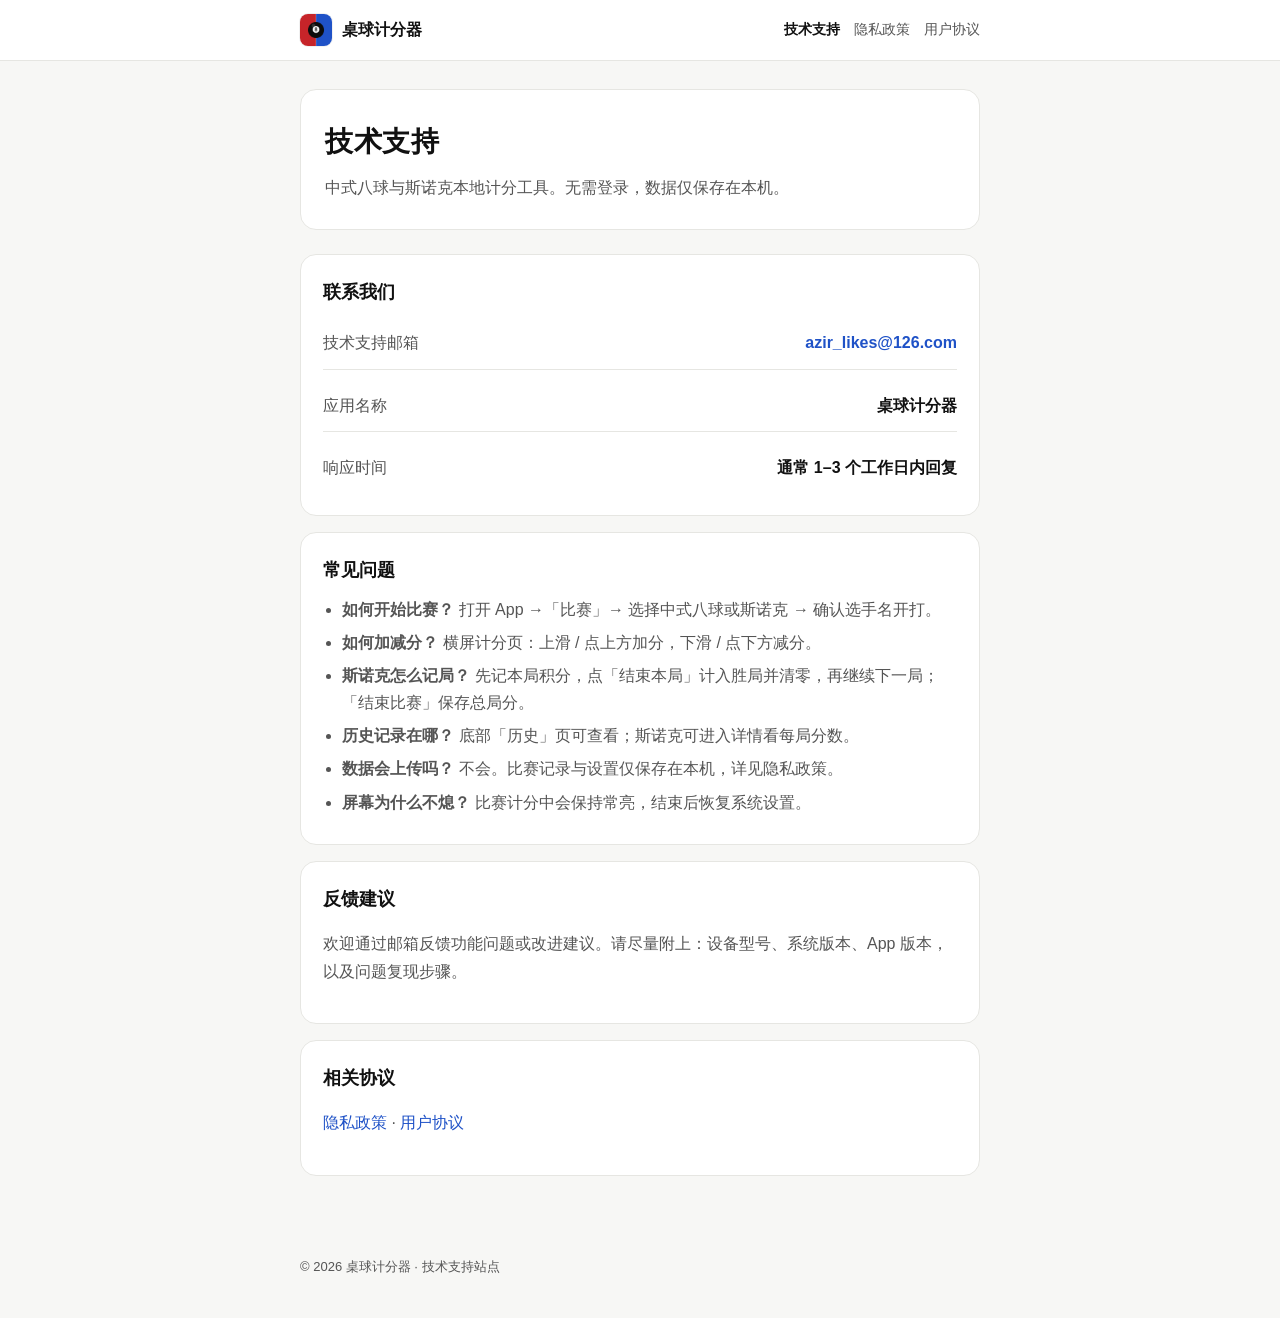
<file: index.html>
<!DOCTYPE html>
<html lang="zh-CN">
<head>
  <meta charset="UTF-8" />
  <meta name="viewport" content="width=device-width, initial-scale=1" />
  <title>桌球计分器 · 技术支持</title>
  <meta name="description" content="桌球计分器技术支持、常见问题与联系方式。" />
  <link rel="icon" type="image/png" sizes="32x32" href="favicon-32.png" />
  <link rel="icon" type="image/png" sizes="16x16" href="favicon-16.png" />
  <link rel="apple-touch-icon" href="apple-touch-icon.png" />
  <link rel="shortcut icon" href="favicon.png" />
  <link rel="stylesheet" href="styles.css" />
</head>
<body>
  <header class="topbar">
    <div class="topbar-inner">
      <a class="brand" href="index.html">
        <img class="brand-logo" src="logo.png" width="32" height="32" alt="桌球计分器" />
        桌球计分器
      </a>
      <nav class="nav">
        <a class="active" href="index.html">技术支持</a>
        <a href="privacy.html">隐私政策</a>
        <a href="terms.html">用户协议</a>
      </nav>
    </div>
  </header>

  <main>
    <section class="hero">
      <h1>技术支持</h1>
      <p>中式八球与斯诺克本地计分工具。无需登录，数据仅保存在本机。</p>
    </section>

    <section class="card">
      <h2>联系我们</h2>
      <div class="contact-box">
        <div class="contact-row">
          <span>技术支持邮箱</span>
          <strong><a href="mailto:azir_likes@126.com">azir_likes@126.com</a></strong>
        </div>
        <div class="contact-row">
          <span>应用名称</span>
          <strong>桌球计分器</strong>
        </div>
        <div class="contact-row">
          <span>响应时间</span>
          <strong>通常 1–3 个工作日内回复</strong>
        </div>
      </div>
    </section>

    <section class="card">
      <h2>常见问题</h2>
      <ul>
        <li><strong>如何开始比赛？</strong> 打开 App →「比赛」→ 选择中式八球或斯诺克 → 确认选手名开打。</li>
        <li><strong>如何加减分？</strong> 横屏计分页：上滑 / 点上方加分，下滑 / 点下方减分。</li>
        <li><strong>斯诺克怎么记局？</strong> 先记本局积分，点「结束本局」计入胜局并清零，再继续下一局；「结束比赛」保存总局分。</li>
        <li><strong>历史记录在哪？</strong> 底部「历史」页可查看；斯诺克可进入详情看每局分数。</li>
        <li><strong>数据会上传吗？</strong> 不会。比赛记录与设置仅保存在本机，详见隐私政策。</li>
        <li><strong>屏幕为什么不熄？</strong> 比赛计分中会保持常亮，结束后恢复系统设置。</li>
      </ul>
    </section>

    <section class="card">
      <h2>反馈建议</h2>
      <p>欢迎通过邮箱反馈功能问题或改进建议。请尽量附上：设备型号、系统版本、App 版本，以及问题复现步骤。</p>
    </section>

    <section class="card">
      <h2>相关协议</h2>
      <p>
        <a href="privacy.html">隐私政策</a>
        ·
        <a href="terms.html">用户协议</a>
      </p>
    </section>
  </main>

  <footer class="footer">
    © 2026 桌球计分器 · 技术支持站点
  </footer>
</body>
</html>
</file>
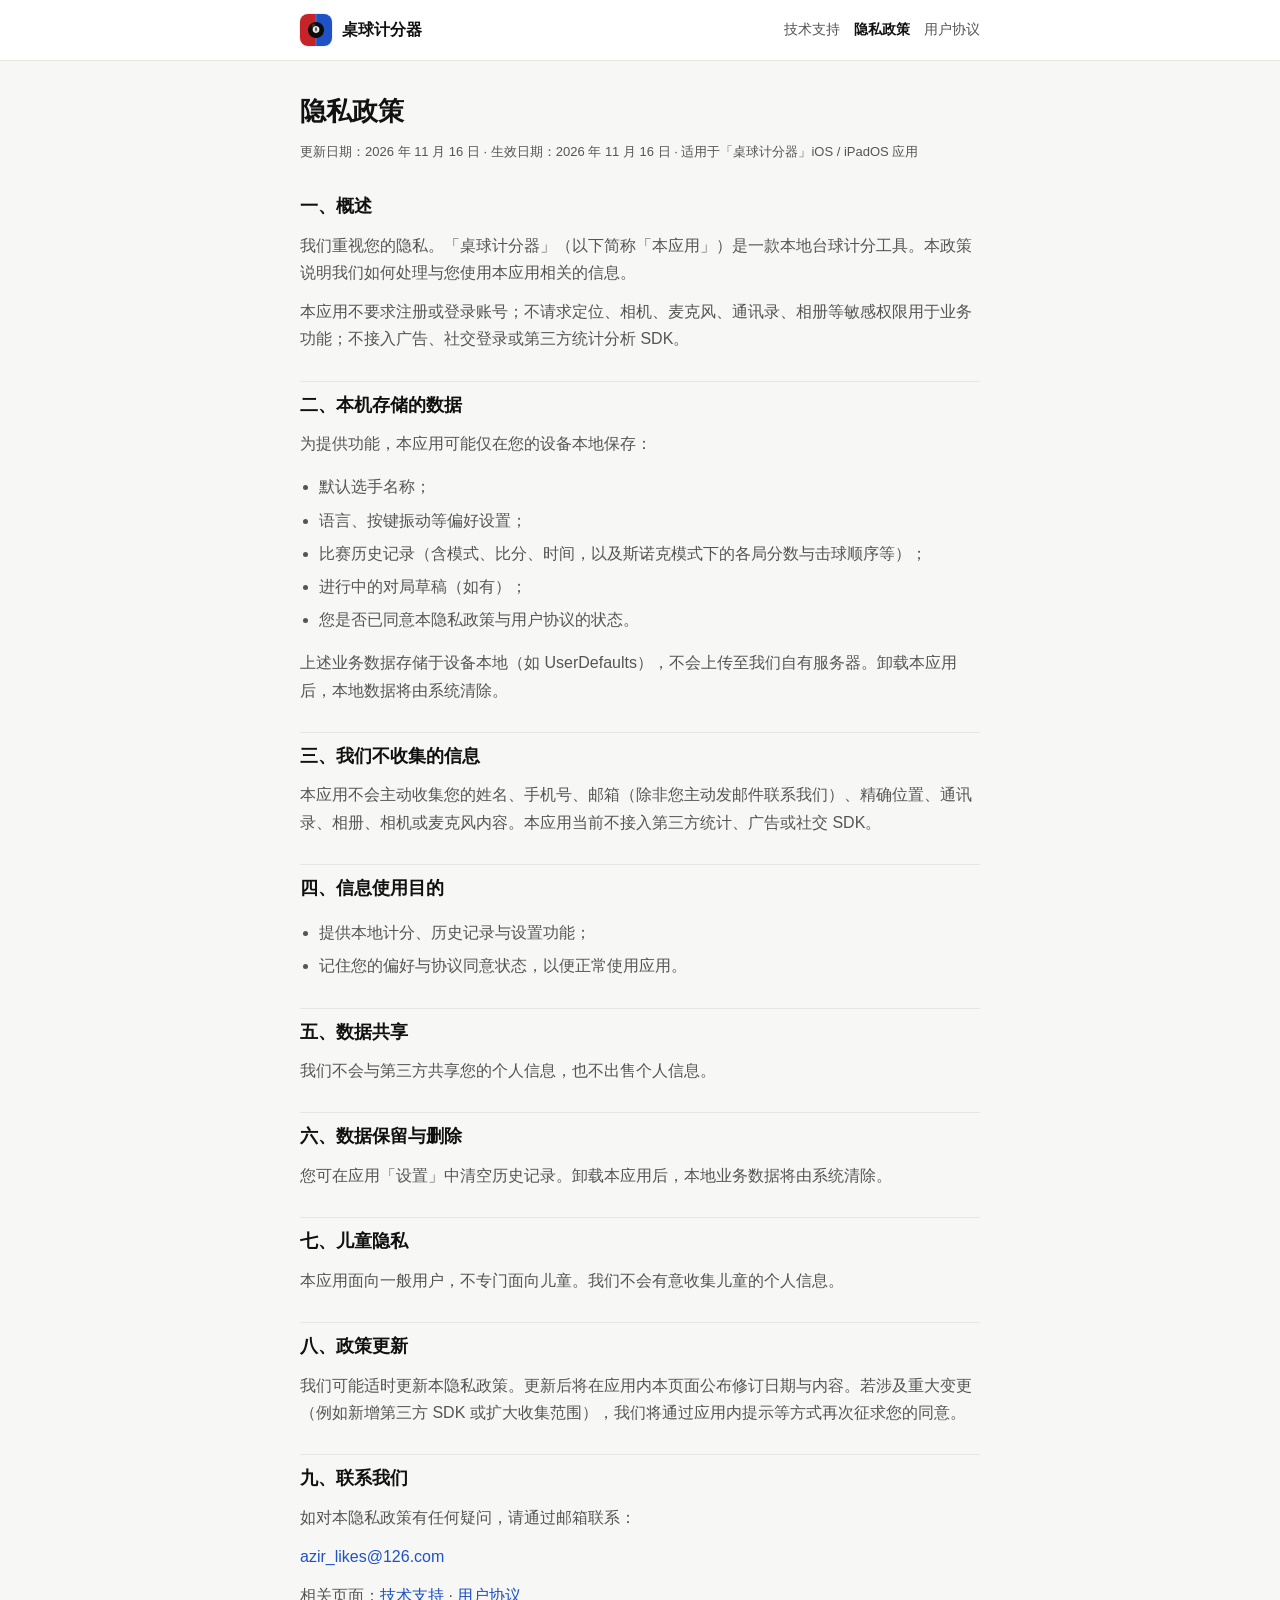
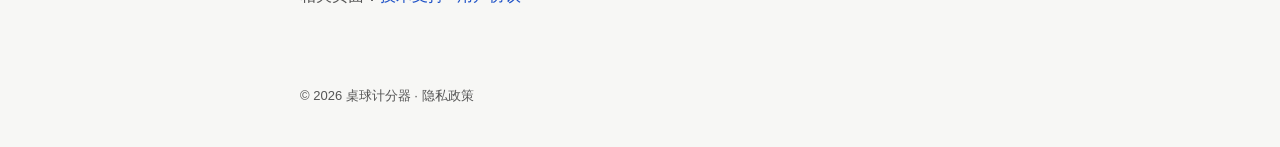
<file: privacy.html>
<!DOCTYPE html>
<html lang="zh-CN">
<head>
  <meta charset="UTF-8" />
  <meta name="viewport" content="width=device-width, initial-scale=1" />
  <title>隐私政策 · 桌球计分器</title>
  <meta name="description" content="桌球计分器隐私政策：数据仅保存在本机，不接入第三方统计 SDK。" />
  <link rel="stylesheet" href="styles.css" />
</head>
<body>
  <header class="topbar">
    <div class="topbar-inner">
      <a class="brand" href="index.html">
        <img class="brand-logo" src="logo.png" width="32" height="32" alt="桌球计分器" />
        桌球计分器
      </a>
      <nav class="nav">
        <a href="index.html">技术支持</a>
        <a class="active" href="privacy.html">隐私政策</a>
        <a href="terms.html">用户协议</a>
      </nav>
    </div>
  </header>

  <main class="doc">
    <h1>隐私政策</h1>
    <p class="meta">更新日期：2026 年 11 月 16 日 · 生效日期：2026 年 11 月 16 日 · 适用于「桌球计分器」iOS / iPadOS 应用</p>

    <h2>一、概述</h2>
    <p>我们重视您的隐私。「桌球计分器」（以下简称「本应用」）是一款本地台球计分工具。本政策说明我们如何处理与您使用本应用相关的信息。</p>
    <p>本应用不要求注册或登录账号；不请求定位、相机、麦克风、通讯录、相册等敏感权限用于业务功能；不接入广告、社交登录或第三方统计分析 SDK。</p>

    <h2>二、本机存储的数据</h2>
    <p>为提供功能，本应用可能仅在您的设备本地保存：</p>
    <ul>
      <li>默认选手名称；</li>
      <li>语言、按键振动等偏好设置；</li>
      <li>比赛历史记录（含模式、比分、时间，以及斯诺克模式下的各局分数与击球顺序等）；</li>
      <li>进行中的对局草稿（如有）；</li>
      <li>您是否已同意本隐私政策与用户协议的状态。</li>
    </ul>
    <p>上述业务数据存储于设备本地（如 UserDefaults），不会上传至我们自有服务器。卸载本应用后，本地数据将由系统清除。</p>

    <h2>三、我们不收集的信息</h2>
    <p>本应用不会主动收集您的姓名、手机号、邮箱（除非您主动发邮件联系我们）、精确位置、通讯录、相册、相机或麦克风内容。本应用当前不接入第三方统计、广告或社交 SDK。</p>

    <h2>四、信息使用目的</h2>
    <ul>
      <li>提供本地计分、历史记录与设置功能；</li>
      <li>记住您的偏好与协议同意状态，以便正常使用应用。</li>
    </ul>

    <h2>五、数据共享</h2>
    <p>我们不会与第三方共享您的个人信息，也不出售个人信息。</p>

    <h2>六、数据保留与删除</h2>
    <p>您可在应用「设置」中清空历史记录。卸载本应用后，本地业务数据将由系统清除。</p>

    <h2>七、儿童隐私</h2>
    <p>本应用面向一般用户，不专门面向儿童。我们不会有意收集儿童的个人信息。</p>

    <h2>八、政策更新</h2>
    <p>我们可能适时更新本隐私政策。更新后将在应用内本页面公布修订日期与内容。若涉及重大变更（例如新增第三方 SDK 或扩大收集范围），我们将通过应用内提示等方式再次征求您的同意。</p>

    <h2>九、联系我们</h2>
    <p>如对本隐私政策有任何疑问，请通过邮箱联系：</p>
    <p><a href="mailto:azir_likes@126.com">azir_likes@126.com</a></p>
    <p>相关页面：<a href="index.html">技术支持</a> · <a href="terms.html">用户协议</a></p>
  </main>

  <footer class="footer">
    © 2026 桌球计分器 · 隐私政策
  </footer>
</body>
</html>
</file>
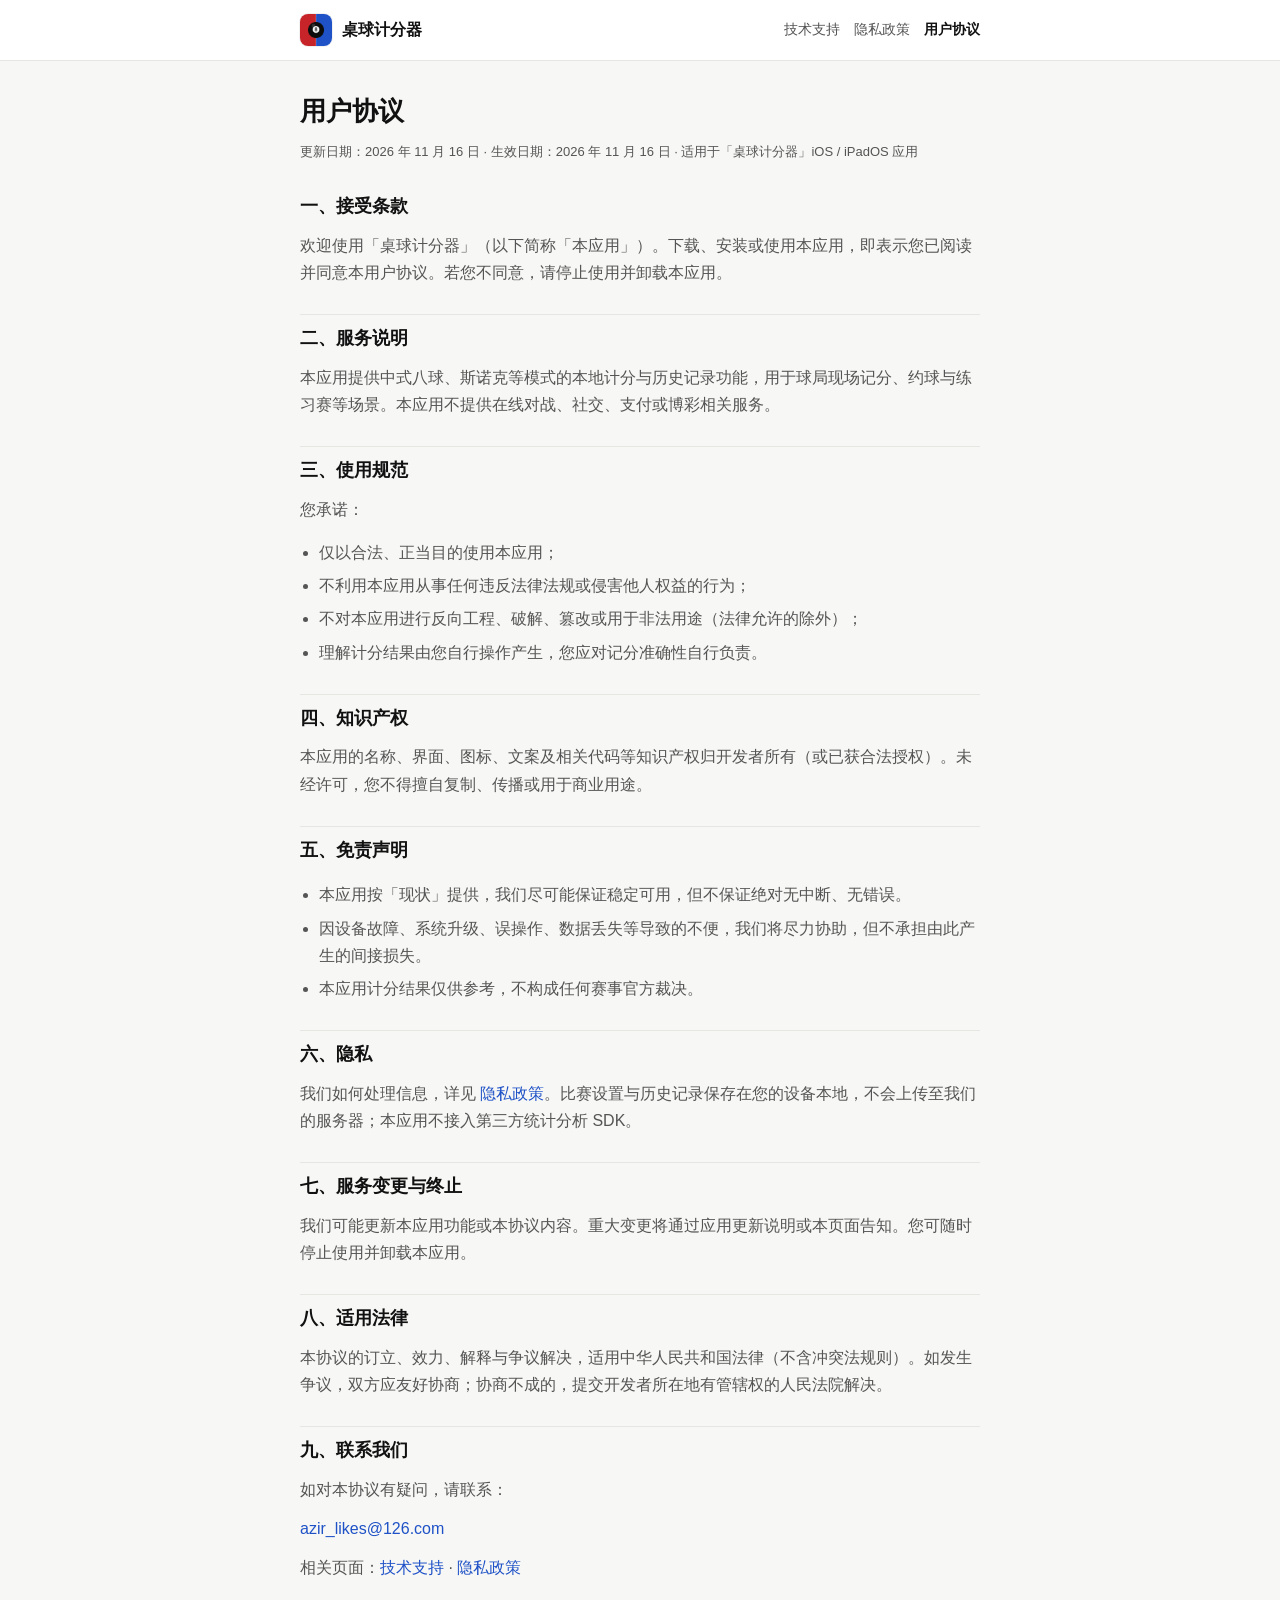
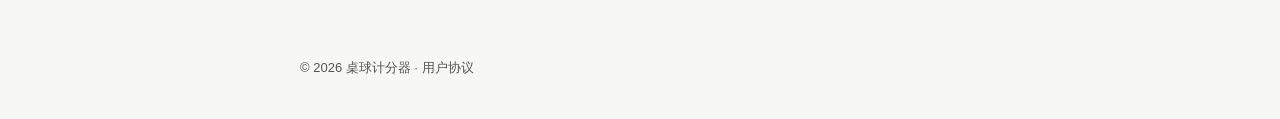
<file: terms.html>
<!DOCTYPE html>
<html lang="zh-CN">
<head>
  <meta charset="UTF-8" />
  <meta name="viewport" content="width=device-width, initial-scale=1" />
  <title>用户协议 · 桌球计分器</title>
  <meta name="description" content="桌球计分器用户协议与使用条款。" />
  <link rel="icon" type="image/png" sizes="32x32" href="favicon-32.png" />
  <link rel="icon" type="image/png" sizes="16x16" href="favicon-16.png" />
  <link rel="apple-touch-icon" href="apple-touch-icon.png" />
  <link rel="shortcut icon" href="favicon.png" />
  <link rel="stylesheet" href="styles.css" />
</head>
<body>
  <header class="topbar">
    <div class="topbar-inner">
      <a class="brand" href="index.html">
        <img class="brand-logo" src="logo.png" width="32" height="32" alt="桌球计分器" />
        桌球计分器
      </a>
      <nav class="nav">
        <a href="index.html">技术支持</a>
        <a href="privacy.html">隐私政策</a>
        <a class="active" href="terms.html">用户协议</a>
      </nav>
    </div>
  </header>

  <main class="doc">
    <h1>用户协议</h1>
    <p class="meta">更新日期：2026 年 11 月 16 日 · 生效日期：2026 年 11 月 16 日 · 适用于「桌球计分器」iOS / iPadOS 应用</p>

    <h2>一、接受条款</h2>
    <p>欢迎使用「桌球计分器」（以下简称「本应用」）。下载、安装或使用本应用，即表示您已阅读并同意本用户协议。若您不同意，请停止使用并卸载本应用。</p>

    <h2>二、服务说明</h2>
    <p>本应用提供中式八球、斯诺克等模式的本地计分与历史记录功能，用于球局现场记分、约球与练习赛等场景。本应用不提供在线对战、社交、支付或博彩相关服务。</p>

    <h2>三、使用规范</h2>
    <p>您承诺：</p>
    <ul>
      <li>仅以合法、正当目的使用本应用；</li>
      <li>不利用本应用从事任何违反法律法规或侵害他人权益的行为；</li>
      <li>不对本应用进行反向工程、破解、篡改或用于非法用途（法律允许的除外）；</li>
      <li>理解计分结果由您自行操作产生，您应对记分准确性自行负责。</li>
    </ul>

    <h2>四、知识产权</h2>
    <p>本应用的名称、界面、图标、文案及相关代码等知识产权归开发者所有（或已获合法授权）。未经许可，您不得擅自复制、传播或用于商业用途。</p>

    <h2>五、免责声明</h2>
    <ul>
      <li>本应用按「现状」提供，我们尽可能保证稳定可用，但不保证绝对无中断、无错误。</li>
      <li>因设备故障、系统升级、误操作、数据丢失等导致的不便，我们将尽力协助，但不承担由此产生的间接损失。</li>
      <li>本应用计分结果仅供参考，不构成任何赛事官方裁决。</li>
    </ul>

    <h2>六、隐私</h2>
    <p>我们如何处理信息，详见 <a href="privacy.html">隐私政策</a>。比赛设置与历史记录保存在您的设备本地，不会上传至我们的服务器；本应用不接入第三方统计分析 SDK。</p>

    <h2>七、服务变更与终止</h2>
    <p>我们可能更新本应用功能或本协议内容。重大变更将通过应用更新说明或本页面告知。您可随时停止使用并卸载本应用。</p>

    <h2>八、适用法律</h2>
    <p>本协议的订立、效力、解释与争议解决，适用中华人民共和国法律（不含冲突法规则）。如发生争议，双方应友好协商；协商不成的，提交开发者所在地有管辖权的人民法院解决。</p>

    <h2>九、联系我们</h2>
    <p>如对本协议有疑问，请联系：</p>
    <p><a href="mailto:azir_likes@126.com">azir_likes@126.com</a></p>
    <p>相关页面：<a href="index.html">技术支持</a> · <a href="privacy.html">隐私政策</a></p>
  </main>

  <footer class="footer">
    © 2026 桌球计分器 · 用户协议
  </footer>
</body>
</html>
</file>
<file: styles.css>
:root {
  --bg: #f7f7f5;
  --surface: #ffffff;
  --text: #111111;
  --muted: #555555;
  --line: #e6e6e2;
  --red: #c62429;
  --blue: #1f52c7;
  --max: 720px;
}

* { box-sizing: border-box; }
html { scroll-behavior: smooth; }
body {
  margin: 0;
  font-family: "PingFang SC", "Hiragino Sans GB", "Microsoft YaHei", sans-serif;
  color: var(--text);
  background: var(--bg);
  line-height: 1.7;
}

a { color: var(--blue); text-decoration: none; }
a:hover { text-decoration: underline; }

.topbar {
  background: var(--surface);
  border-bottom: 1px solid var(--line);
  position: sticky;
  top: 0;
  z-index: 10;
}
.topbar-inner {
  max-width: var(--max);
  margin: 0 auto;
  padding: 14px 20px;
  display: flex;
  align-items: center;
  justify-content: space-between;
  gap: 16px;
}
.brand {
  display: flex;
  align-items: center;
  gap: 10px;
  color: var(--text);
  font-weight: 700;
  text-decoration: none;
}
.brand:hover { text-decoration: none; }
.brand-logo {
  width: 32px;
  height: 32px;
  border-radius: 8px;
  object-fit: cover;
  display: block;
  flex-shrink: 0;
  box-shadow: 0 0 0 1px rgba(0, 0, 0, 0.06);
}
.nav {
  display: flex;
  flex-wrap: wrap;
  gap: 14px;
  font-size: 14px;
}
.nav a { color: var(--muted); }
.nav a.active { color: var(--text); font-weight: 600; }

main {
  max-width: var(--max);
  margin: 0 auto;
  padding: 28px 20px 64px;
}

.hero {
  background: var(--surface);
  border: 1px solid var(--line);
  border-radius: 16px;
  padding: 28px 24px;
  margin-bottom: 24px;
}
.hero h1 {
  margin: 0 0 8px;
  font-size: 28px;
  letter-spacing: 0.02em;
}
.hero p {
  margin: 0;
  color: var(--muted);
}

.card {
  background: var(--surface);
  border: 1px solid var(--line);
  border-radius: 16px;
  padding: 22px 22px;
  margin-bottom: 16px;
}
.card h2 {
  margin: 0 0 10px;
  font-size: 18px;
}
.card p, .card li { color: var(--muted); }
.card ul { padding-left: 1.2em; margin: 8px 0 0; }
.card li { margin: 6px 0; }

.meta {
  color: var(--muted);
  font-size: 13px;
  margin-bottom: 18px;
}

.doc h1 {
  font-size: 26px;
  margin: 0 0 8px;
}
.doc h2 {
  font-size: 18px;
  margin: 28px 0 10px;
  padding-top: 8px;
  border-top: 1px solid var(--line);
}
.doc h2:first-of-type { border-top: none; padding-top: 0; }
.doc p { color: var(--muted); margin: 0 0 12px; }
.doc ul { color: var(--muted); padding-left: 1.2em; }
.doc li { margin: 6px 0; }

.contact-box {
  display: grid;
  gap: 10px;
}
.contact-row {
  display: flex;
  justify-content: space-between;
  gap: 12px;
  flex-wrap: wrap;
  padding: 12px 0;
  border-bottom: 1px solid var(--line);
}
.contact-row:last-child { border-bottom: none; }
.contact-row span:first-child { color: var(--muted); }
.contact-row strong { color: var(--text); }

.footer {
  max-width: var(--max);
  margin: 0 auto;
  padding: 0 20px 40px;
  color: var(--muted);
  font-size: 13px;
}

@media (max-width: 520px) {
  .hero h1, .doc h1 { font-size: 22px; }
  .topbar-inner { flex-direction: column; align-items: flex-start; }
}
</file>
